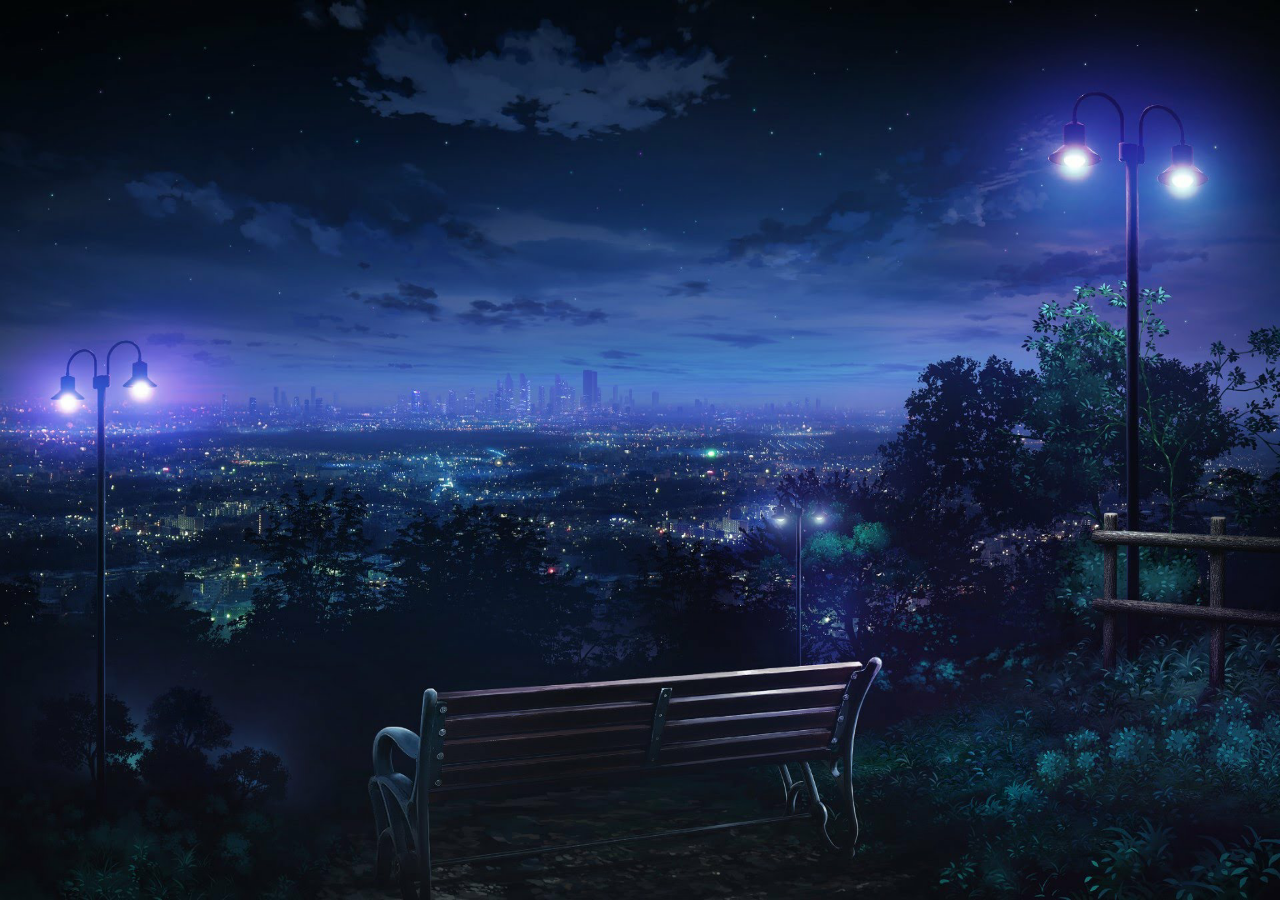
<file: html/hanabi/不怎么好看的烟花.html>
<!DOCTYPE html PUBLIC "-//W3C//DTcityD XHTML 1.0 Transitional//EN" "http://www.w3.org/TR/xhtml1/DTD/xhtml1-transitional.dtd">
<html xmlns="http://www.w3.org/1999/xhtml" xml:lang="en">
<head>
	<meta http-equiv="Content-Type" content="text/html;charset=utf-8">
	<meta charset="utf-8">
	<style>
		body{margin:0;padding:0;overflow: hidden;}
		.nightlife{width:100%;position:fixed;bottom: 0px;z-index: -1;}
		/* .city img{width: 100%;} */
	</style>
	<title>不怎么好看的烟花</title>
</head>
<body style="background: url('img/Nightlife.png'); background-size: 100% 100%; background-attachment: fixed;">

<div style="width: 100%; height:100%; overflow:hidden;">

	<canvas id='cas' style="background:transparent;width: 70%; height: 100% ">烟花画布</canvas>
	
	<div style="display:none">
		<div class="shape">生日快乐</div>
		<div class="shape">天天开心</div>
        <div class="shape">学业进步</div>
        <div class="shape">诸事顺利</div>
        <div class="shape">永远可爱</div>
	</div>
	
</div>
	
	<script>
		var canvas = document.getElementById("cas");
		var ocas = document.createElement("canvas");
		var octx = ocas.getContext("2d");
		var ctx = canvas.getContext("2d");
		ocas.width = canvas.width = window.innerWidth;
		ocas.height = canvas.height = 700;
		var bigbooms = [];
	
		window.onload = function(){
			initAnimate()
		}

		function initAnimate(){
			// drawBg();

			lastTime = new Date();
			animate();
		}

		var lastTime;
		function animate(){
			ctx.save();
			ctx.fillStyle = "rgba(0,5,24,0.1)";
			ctx.clearRect(0,0,canvas.width,canvas.height);
			ctx.restore();


			var newTime = new Date();
            if(newTime-lastTime>500+(window.innerHeight-767)/2){
				var random = Math.random()*100>2?true:false;
				var x = getRandom(canvas.width/5 , canvas.width*4/5);
				var y = getRandom(50 , 200);
				if(random){
					var bigboom = new Boom(getRandom(canvas.width/3,canvas.width*2/3) ,2,"#FFF" , {x:x , y:y});
					bigbooms.push(bigboom)
				}
				else {
					var bigboom = new Boom(getRandom(canvas.width/3,canvas.width*2/3) ,2,"#FFF" , {x:canvas.width/2 , y:200} , document.querySelectorAll(".shape")[parseInt(getRandom(0, document.querySelectorAll(".shape").length))]);
					bigbooms.push(bigboom)
				}
				lastTime = newTime;
				console.log(bigbooms)
			}

			// stars.foreach(function(){
			// 	this.paint();
			// })

			// drawMoon();

			bigbooms.foreach(function(index){
				var that = this;
				if(!this.dead){
					this._move();
					this._drawLight();
				}
				else{
					this.booms.foreach(function(index){
						if(!this.dead) {
							this.moveTo(index);
						}
						else if(index === that.booms.length-1){
							bigbooms[bigbooms.indexOf(that)] = null;
						}
					})
				}
			});
			
			raf(animate);
		}

		// function drawMoon(){
		// 	var moon = document.getElementById("moon");
		// 	var centerX = canvas.width-200 , centerY = 100 , width = 80;
		// 	if(moon.complete){
		// 		ctx.drawImage(moon , centerX , centerY , width , width )
		// 	}
		// 	else {
		// 		moon.onload = function(){
		// 			ctx.drawImage(moon ,centerX , centerY , width , width)
		// 		}
		// 	}
		// 	var index = 0;
		// 	for(var i=0;i<10;i++){
		// 		ctx.save();
		// 		ctx.beginPath();
		// 		ctx.arc(centerX+width/2 , centerY+width/2 , width/2+index , 0 , 2*Math.PI);
		// 		ctx.fillStyle="rgba(240,219,120,0.005)";
		// 		index+=2;
		// 		ctx.fill();
		// 		ctx.restore();
		// 	}
			
		// }

		Array.prototype.foreach = function(callback){
			for(var i=0;i<this.length;i++){
				if(this[i]!==null) callback.apply(this[i] , [i])
			}
		}

		var raf = window.requestAnimationFrame || window.webkitRequestAnimationFrame || window.mozRequestAnimationFrame || window.oRequestAnimationFrame || window.msRequestAnimationFrame || function (callback) { window.setTimeout(callback, 1000 / 60); };
 		
		canvas.onclick = function(){
			var x = event.clientX;
			var y = event.clientY;
			var bigboom = new Boom(getRandom(canvas.width/3,canvas.width*2/3) ,2,"#FFF" , {x:x , y:y});
			bigbooms.push(bigboom)
		}

		// canvas.addEventLisener("touchstart" , function(event){
		// 	var touch = event.targetTouches[0];
		// 	var x = event.pageX;
		// 	var y = event.pageY;
		// 	var bigboom = new Boom(getRandom(canvas.width/3,canvas.width*2/3) ,2,"#FFF" , {x:x , y:y});
		// 	bigbooms.push(bigboom)
		// })

		var Boom = function(x,r,c,boomArea,shape){
			this.booms = [];
			this.x = x;
			this.y = (canvas.height+r);
			this.r = r;
			this.c = c;
			this.shape = shape || false;
			this.boomArea = boomArea;
			this.theta = 0;
			this.dead = false;
			this.ba = parseInt(getRandom(80 , 200));
		}
		Boom.prototype = {
			_paint:function(){
				ctx.save();
				ctx.beginPath();
				ctx.arc(this.x,this.y,this.r,0,2*Math.PI);
				ctx.fillStyle = this.c;
				ctx.fill();
				ctx.restore();
			},
			_move:function(){
				var dx = this.boomArea.x - this.x , dy = this.boomArea.y - this.y;
				this.x = this.x+dx*0.01;
				this.y = this.y+dy*0.01;

				if(Math.abs(dx)<=this.ba && Math.abs(dy)<=this.ba){
					if(this.shape){
						this._shapBoom();
					}
					else this._boom();
					this.dead = true;
				}
				else {
					this._paint();
				}
			},
			_drawLight:function(){
				ctx.save();
				ctx.fillStyle = "rgba(255,228,150,0.3)";
				ctx.beginPath();
				ctx.arc(this.x , this.y , this.r+3*Math.random()+1 , 0 , 2*Math.PI);
				ctx.fill();
				ctx.restore();
			},
			_boom:function(){
				var fragNum = getRandom(30 , 200);
				var style = getRandom(0,10)>=5? 1 : 2;
				var color;
				if(style===1){
					color = {
						a:parseInt(getRandom(128,255)),
						b:parseInt(getRandom(128,255)),
						c:parseInt(getRandom(128,255))
					}
				}

				var fanwei = parseInt(getRandom(300, 400));
				for(var i=0;i<fragNum;i++){
					if(style===2){
						color = {
							a:parseInt(getRandom(128,255)),
							b:parseInt(getRandom(128,255)),
							c:parseInt(getRandom(128,255))
						}
					}
					var a = getRandom(-Math.PI, Math.PI);
					var x = getRandom(0, fanwei) * Math.cos(a) + this.x;
					var y = getRandom(0, fanwei) * Math.sin(a) + this.y; 
					var radius = getRandom(0 , 2)
					var frag = new Frag(this.x , this.y , radius , color , x , y );
					this.booms.push(frag);
				}
			},
			_shapBoom:function(){
				var that = this;
				putValue(ocas , octx , this.shape , 5, function(dots){
					var dx = canvas.width/2-that.x;
					var dy = canvas.height/2-that.y;
					for(var i=0;i<dots.length;i++){
						color = {a:dots[i].a,b:dots[i].b,c:dots[i].c}
						var x = dots[i].x;
						var y = dots[i].y;
						var radius = 1;
						var frag = new Frag(that.x , that.y , radius , color , x-dx , y-dy);
						that.booms.push(frag);
					}
				})
			}
		}

		function putValue(canvas , context , ele , dr , callback){
			context.clearRect(0,0,canvas.width,canvas.height);
			var img = new Image();
			if(ele.innerHTML.indexOf("img")>=0){
				img.src = ele.getElementsByTagName("img")[0].src;
				imgload(img , function(){
					context.drawImage(img , canvas.width/2 - img.width/2 , canvas.height/2 - img.width/2);
					dots = getimgData(canvas , context , dr);
					callback(dots);
				})
			}
			else {
				var text = ele.innerHTML;
				context.save();
				var fontSize =200;
				context.font = fontSize+"px ËÎÌå bold";
				context.textAlign = "center";
				context.textBaseline = "middle";
				context.fillStyle = "rgba("+parseInt(getRandom(128,255))+","+parseInt(getRandom(128,255))+","+parseInt(getRandom(128,255))+" , 1)";
				context.fillText(text , canvas.width/2 , canvas.height/2);
				context.restore();
				dots = getimgData(canvas , context , dr);
				callback(dots);
			}
		}

		function imgload(img , callback){
			if(img.complete){
				callback.call(img);
			}
			else {
				img.onload = function(){
					callback.call(this);
				}
			}
		}

		function getimgData(canvas , context , dr){
			var imgData = context.getImageData(0,0,canvas.width , canvas.height);
			context.clearRect(0,0,canvas.width , canvas.height);
			var dots = [];
			for(var x=0;x<imgData.width;x+=dr){
				for(var y=0;y<imgData.height;y+=dr){
					var i = (y*imgData.width + x)*4;
					if(imgData.data[i+3] > 128){
						var dot = {x:x , y:y , a:imgData.data[i] , b:imgData.data[i+1] , c:imgData.data[i+2]};
						dots.push(dot);
					}
				}
			}
			return dots;
		}

		function getRandom(a , b){
			return Math.random()*(b-a)+a;
		}


		// var maxRadius = 1 , stars=[];
		// function drawBg(){
		// 	for(var i=0;i<100;i++){
		// 		var r = Math.random()*maxRadius;
		// 		var x = Math.random()*canvas.width;
		// 		var y = Math.random()*2*canvas.height - canvas.height;
		// 		var star = new Star(x , y , r);
		// 		stars.push(star);
		// 		star.paint()
		// 	}

		// }

		// var Star = function(x,y,r){
		// 	this.x = x;this.y=y;this.r=r;
		// }
		// Star.prototype = {
		// 	paint:function(){
		// 		ctx.save();
		// 		ctx.beginPath();
		// 		ctx.arc(this.x , this.y , this.r , 0 , 2*Math.PI);
		// 		ctx.fillStyle = "rgba(255,255,255,"+this.r+")";
		// 		ctx.fill();
		// 		ctx.restore();
		// 	}
		// }

		var focallength = 250;
		var Frag = function(centerX , centerY , radius , color ,tx , ty){
			this.tx = tx;
			this.ty = ty;
			this.x = centerX;
			this.y = centerY;
			this.dead = false;
			this.centerX = centerX;
			this.centerY = centerY;
			this.radius = radius;
			this.color = color;
		}

		Frag.prototype = {
			paint:function(){
				ctx.save();
				ctx.beginPath();
				ctx.arc(this.x , this.y , this.radius , 0 , 2*Math.PI);
				ctx.fillStyle = "rgba("+this.color.a+","+this.color.b+","+this.color.c+",1)";
				ctx.fill()
				ctx.restore();
			},
			moveTo:function(index){
				this.ty = this.ty+0.3;
				var dx = this.tx - this.x , dy = this.ty - this.y;
				this.x = Math.abs(dx)<0.1 ? this.tx : (this.x+dx*0.1);
				this.y = Math.abs(dy)<0.1 ? this.ty : (this.y+dy*0.1);
				if(dx===0 && Math.abs(dy)<=80){
					this.dead = true;
				}
				this.paint();
			}
		}
	</script>
<!-- <div style="text-align:center;margin:50px 0; font:normal 14px/24px 'MicroSoft YaHei';"> -->

</div>
</body>
</html>
</file>
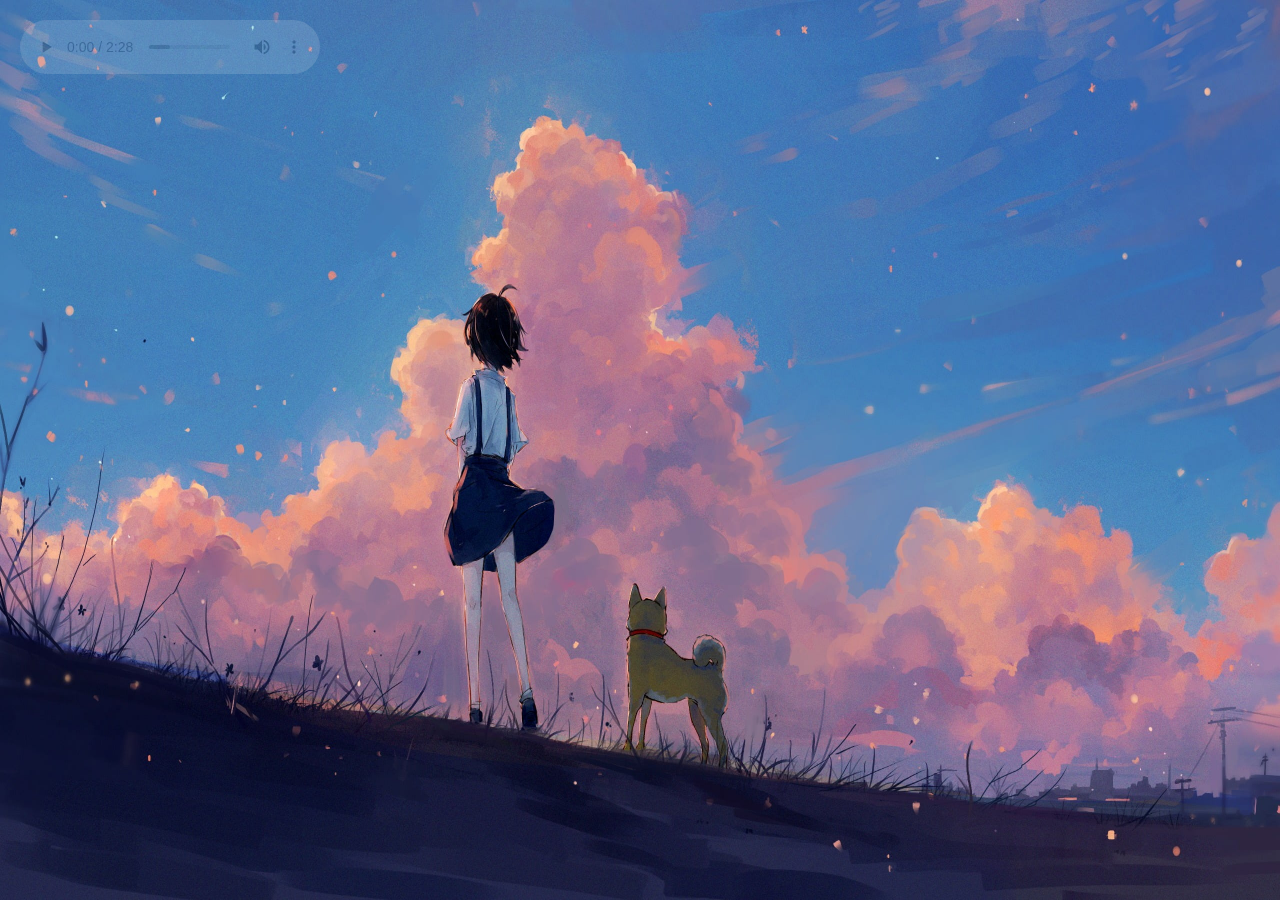
<file: html/music/不怎么好听的音乐.html>
<!DOCTYPE html>
<html lang="zh-CN">
<head>
    <meta charset="UTF-8">
    <meta http-equiv="X-UA-Compatible" content="IE=edge">
    <meta name="viewport" content="width=device-width, initial-scale=1.0">
    <title>不怎么好听的音乐</title>
    <link rel="stylesheet" href="music.css">
</head>
<body>
    <canvas></canvas>
    <audio src="music/交汇的晴空.mp3" controls></audio>
</body>
</html>

<script src="music.js"></script>
</file>
<file: html/music/music.css>
*{
    margin: 0;
    padding: 0;
}
body{
    min-height: 100vh;
    display: flex;
    flex-direction: column;
    align-items: center;
    background: url('img/music.jpg'); 
    background-size: 100% 100%; 
    background-attachment: fixed;
}
canvas{
    width: 100%;
    height: 100vh;
}
audio{
    position: absolute;
    top: 20px;
    left: 20px;
    opacity: 0.15;
    transition: opacity 0.5s;
}
audio:hover{
    opacity: 1;
}
</file>
